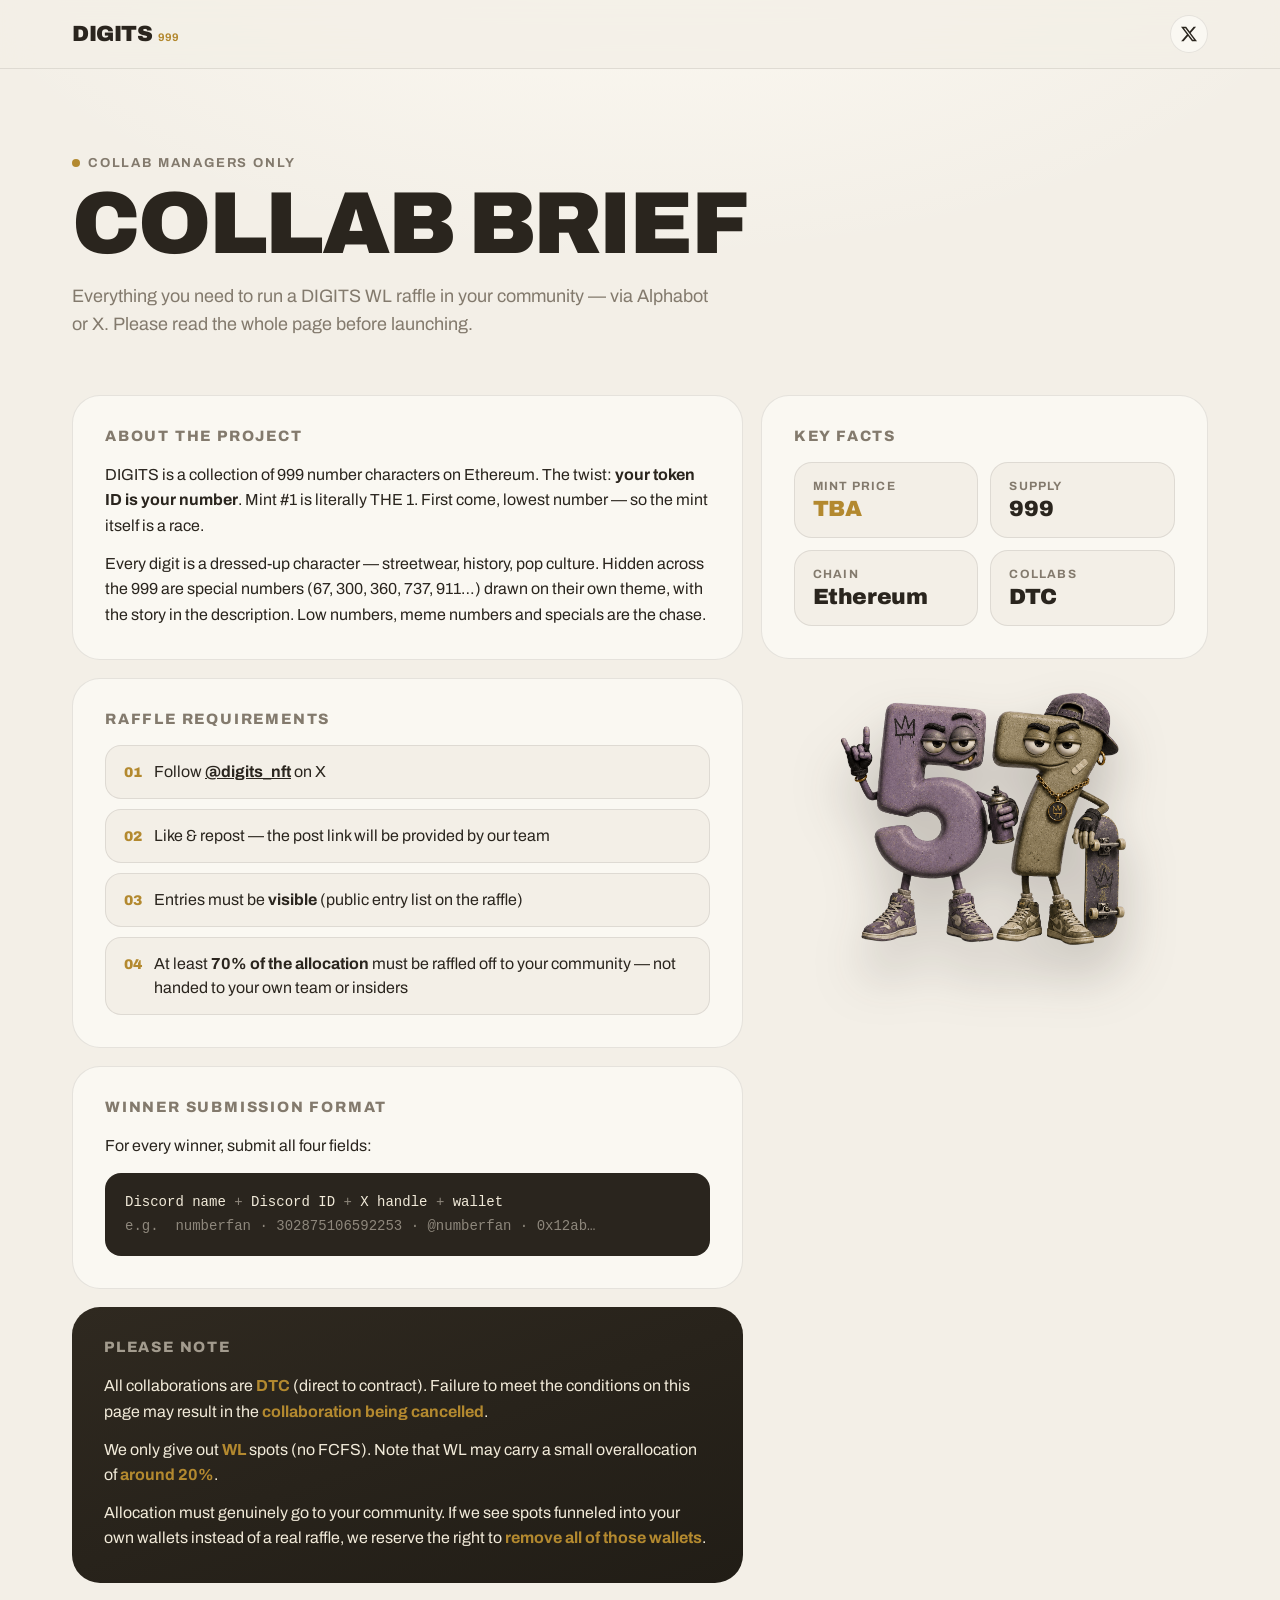
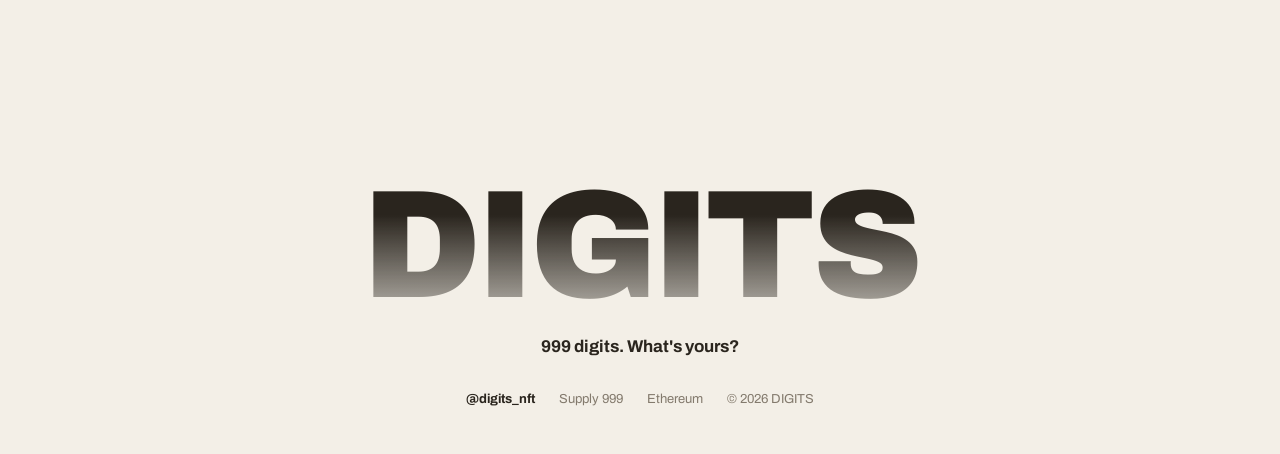
<file: collab.html>
<!DOCTYPE html>
<html lang="en">
<head>
<meta charset="UTF-8" />
<meta name="viewport" content="width=device-width, initial-scale=1.0" />
<meta name="robots" content="noindex, nofollow" />
<title>DIGITS — Collab Brief</title>
<link rel="preconnect" href="https://fonts.googleapis.com" />
<link rel="preconnect" href="https://fonts.gstatic.com" crossorigin />
<link href="https://fonts.googleapis.com/css2?family=Archivo:wght@400;500;600;700;800;900&display=swap" rel="stylesheet" />
<link rel="stylesheet" href="digits.css" />
<style>
  .brief-hero { padding: 84px 0 56px; }
  .brief-hero h1 { font-size: clamp(48px, 7vw, 88px); margin: 14px 0 18px; }
  .brief-hero .sub { max-width: 640px; }

  .brief-grid {
    display: grid;
    grid-template-columns: 1.2fr 0.8fr;
    gap: 18px;
    align-items: start;
    padding-bottom: 96px;
  }
  .brief-col { display: grid; gap: 18px; min-width: 0; }

  .brief-card {
    background: var(--card);
    border: 1px solid var(--line);
    border-radius: var(--radius);
    padding: 32px;
  }
  .brief-card h2 {
    font-size: 15px;
    font-weight: 800;
    letter-spacing: 0.12em;
    text-transform: uppercase;
    color: var(--muted);
    margin-bottom: 18px;
  }
  .brief-card p { font-size: 16px; line-height: 1.6; color: var(--ink); text-wrap: pretty; }
  .brief-card p + p { margin-top: 12px; }

  .facts { display: grid; grid-template-columns: 1fr 1fr; gap: 12px; }
  .fact {
    background: var(--bg);
    border: 1px solid var(--line);
    border-radius: 18px;
    padding: 16px 18px;
  }
  .fact .k { font-size: 12px; font-weight: 700; letter-spacing: 0.1em; text-transform: uppercase; color: var(--muted); }
  .fact .v { font-size: 22px; font-weight: 900; letter-spacing: -0.02em; margin-top: 4px; }
  .fact .v.gold { color: var(--accent); }

  .req-list { display: grid; gap: 10px; list-style: none; }
  .req-list li {
    display: flex;
    align-items: baseline;
    gap: 12px;
    background: var(--bg);
    border: 1px solid var(--line);
    border-radius: 16px;
    padding: 14px 18px;
    font-size: 16px;
    line-height: 1.5;
  }
  .req-list .n {
    font-weight: 900;
    color: var(--accent);
    font-size: 14px;
    flex: none;
  }
  .req-list a { color: var(--ink); font-weight: 700; }

  .winner-format {
    background: var(--ink);
    color: #f1ead9;
    border-radius: 16px;
    padding: 18px 20px;
    font-family: ui-monospace, "SF Mono", Menlo, monospace;
    font-size: 14px;
    line-height: 1.7;
    overflow-x: auto;
    white-space: nowrap;
  }
  .winner-format .dim { color: rgba(241, 234, 217, 0.5); }

  .warn-card {
    background: linear-gradient(160deg, #2f2920 0%, #211d16 100%);
    color: #f1ead9;
    border: none;
  }
  .warn-card h2 { color: rgba(241, 234, 217, 0.6); }
  .warn-card p { color: #f1ead9; }
  .warn-card p strong { color: var(--accent); }

  .brief-char { text-align: center; padding: 8px 0 0; }
  .brief-char img { width: 100%; max-width: 300px; height: auto; filter: drop-shadow(0 30px 26px rgba(42, 37, 30, 0.25)); }

  @media (max-width: 920px) {
    .brief-grid { grid-template-columns: 1fr; }
    .brief-char { display: none; }
  }
  @media (max-width: 560px) {
    .facts { grid-template-columns: 1fr; }
    .brief-card { padding: 24px; }
  }
</style>
</head>
<body data-hero="lineup">

<nav class="nav" data-screen-label="Nav">
  <div class="wrap nav-inner">
    <a class="logo" href="index.html">DIGITS<sup>999</sup></a>
    <div class="nav-actions" style="margin-left: auto;">
      <a class="x-link" href="https://x.com/digits_nft" target="_blank" rel="noopener" aria-label="X / Twitter">
        <svg width="16" height="16" viewBox="0 0 24 24" fill="currentColor"><path d="M18.9 1.2h3.7l-8.1 9.3L24 22.8h-7.5l-5.9-7.7-6.7 7.7H.2l8.7-9.9L0 1.2h7.7l5.3 7 6-7zm-1.3 19.4h2L6.6 3.3h-2.2l13.2 17.3z"></path></svg>
      </a>
    </div>
  </div>
</nav>

<header class="brief-hero" data-screen-label="Collab Hero">
  <div class="wrap">
    <span class="eyebrow">Collab managers only</span>
    <h1 class="display">Collab brief</h1>
    <p class="sub">Everything you need to run a DIGITS WL raffle in your community — via Alphabot or X. Please read the whole page before launching.</p>
  </div>
</header>

<main class="wrap brief-grid" data-screen-label="Collab Brief">
  <div class="brief-col">

    <section class="brief-card">
      <h2>About the project</h2>
      <p>DIGITS is a collection of 999 number characters on Ethereum. The twist: <strong>your token ID is your number</strong>. Mint #1 is literally THE 1. First come, lowest number — so the mint itself is a race.</p>
      <p>Every digit is a dressed-up character — streetwear, history, pop culture. Hidden across the 999 are special numbers (67, 300, 360, 737, 911&hellip;) drawn on their own theme, with the story in the description. Low numbers, meme numbers and specials are the chase.</p>
    </section>

    <section class="brief-card">
      <h2>Raffle requirements</h2>
      <ul class="req-list">
        <li><span class="n">01</span><span>Follow <a href="https://x.com/digits_nft" target="_blank" rel="noopener">@digits_nft</a> on X</span></li>
        <li><span class="n">02</span><span>Like &amp; repost — the post link will be provided by our team</span></li>
        <li><span class="n">03</span><span>Entries must be <strong>visible</strong> (public entry list on the raffle)</span></li>
        <li><span class="n">04</span><span>At least <strong>70% of the allocation</strong> must be raffled off to your community &mdash; not handed to your own team or insiders</span></li>
      </ul>
    </section>

    <section class="brief-card">
      <h2>Winner submission format</h2>
      <p>For every winner, submit all four fields:</p>
      <div class="winner-format" style="margin-top: 14px;">
        Discord name <span class="dim">+</span> Discord ID <span class="dim">+</span> X handle <span class="dim">+</span> wallet<br />
        <span class="dim">e.g.&nbsp; numberfan &middot; 302875106592253 &middot; @numberfan &middot; 0x12ab&hellip;</span>
      </div>
    </section>

    <section class="brief-card warn-card">
      <h2>Please note</h2>
      <p>All collaborations are <strong>DTC</strong> (direct to contract). Failure to meet the conditions on this page may result in the <strong>collaboration being cancelled</strong>.</p>
      <p>We only give out <strong>WL</strong> spots (no FCFS). Note that WL may carry a small overallocation of <strong>around 20%</strong>.</p>
      <p>Allocation must genuinely go to your community. If we see spots funneled into your own wallets instead of a real raffle, we reserve the right to <strong>remove all of those wallets</strong>.</p>
    </section>

  </div>

  <div class="brief-col">
    <section class="brief-card">
      <h2>Key facts</h2>
      <div class="facts">
        <div class="fact"><div class="k">Mint price</div><div class="v gold">TBA</div></div>
        <div class="fact"><div class="k">Supply</div><div class="v">999</div></div>
        <div class="fact"><div class="k">Chain</div><div class="v">Ethereum</div></div>
        <div class="fact"><div class="k">Collabs</div><div class="v">DTC</div></div>
      </div>
    </section>
    <div class="brief-char">
      <img src="uploads/57_collab.png" alt="DIGITS characters 5 and 7" />
    </div>
  </div>
</main>

<footer class="footer" data-screen-label="Footer">
  <div class="wrap">
    <div class="giant">DIGITS</div>
    <p class="tagline">999 digits. What's yours?</p>
    <div class="footer-meta">
      <a href="https://x.com/digits_nft" target="_blank" rel="noopener">@digits_nft</a>
      <span>Supply 999</span>
      <span>Ethereum</span>
      <span>&copy; 2026 DIGITS</span>
    </div>
  </div>
</footer>

</body>
</html>
</file>
<file: digits.css>
/* ============ DIGITS — studio light ============ */
:root {
  --bg: #f3efe7;
  --bg-deep: #eae4d7;
  --card: #faf8f2;
  --ink: #2a251e;
  --muted: #837a6d;
  --line: rgba(42, 37, 30, 0.1);
  --accent: #b3892f;
  --accent-ink: #fff;
  --radius: 28px;
  --font: "Archivo", "Helvetica Neue", sans-serif;
}

* { margin: 0; padding: 0; box-sizing: border-box; }
html { scroll-behavior: smooth; }

body {
  font-family: var(--font);
  background:
    radial-gradient(1200px 600px at 50% -100px, #fdfaf3 0%, rgba(253, 250, 243, 0) 60%),
    var(--bg);
  color: var(--ink);
  -webkit-font-smoothing: antialiased;
  overflow-x: hidden;
}

img { user-select: none; -webkit-user-drag: none; }

.wrap { max-width: 1200px; margin: 0 auto; padding: 0 32px; }

/* ---------- type ---------- */
.display {
  font-weight: 900;
  text-transform: uppercase;
  letter-spacing: -0.025em;
  line-height: 0.92;
}
.eyebrow {
  display: inline-flex;
  align-items: center;
  gap: 8px;
  font-size: 13px;
  font-weight: 700;
  letter-spacing: 0.14em;
  text-transform: uppercase;
  color: var(--muted);
}
.eyebrow::before {
  content: "";
  width: 8px; height: 8px;
  border-radius: 50%;
  background: var(--accent);
}
.sub { font-size: 18px; line-height: 1.55; color: var(--muted); text-wrap: pretty; }
.gold { color: var(--accent); }

/* ---------- nav ---------- */
.nav {
  position: sticky;
  top: 0;
  z-index: 50;
  background: color-mix(in oklab, var(--bg) 80%, transparent);
  backdrop-filter: blur(14px);
  -webkit-backdrop-filter: blur(14px);
  border-bottom: 1px solid var(--line);
}
.nav-inner {
  display: flex;
  align-items: center;
  gap: 28px;
  height: 68px;
}
.logo {
  font-weight: 900;
  font-size: 22px;
  letter-spacing: -0.02em;
  text-decoration: none;
  color: var(--ink);
  display: flex;
  align-items: baseline;
  gap: 6px;
}
.logo sup { font-size: 11px; font-weight: 700; color: var(--accent); letter-spacing: 0; }
.nav-links { display: flex; gap: 24px; margin-left: auto; }
.nav-links a {
  font-size: 14px;
  font-weight: 600;
  color: var(--muted);
  text-decoration: none;
  white-space: nowrap;
  transition: color 0.15s;
}
.nav-links a:hover { color: var(--ink); }
.nav-actions { display: flex; align-items: center; gap: 12px; }
.x-link {
  display: grid;
  place-items: center;
  width: 38px; height: 38px;
  border-radius: 50%;
  border: 1px solid var(--line);
  color: var(--ink);
  background: var(--card);
  transition: transform 0.15s;
}
.x-link:hover { transform: translateY(-2px); }

/* ---------- buttons ---------- */
.btn {
  display: inline-flex;
  align-items: center;
  justify-content: center;
  gap: 8px;
  font-family: var(--font);
  font-size: 15px;
  font-weight: 800;
  letter-spacing: 0.02em;
  padding: 14px 26px;
  border-radius: 999px;
  border: none;
  cursor: pointer;
  text-decoration: none;
  white-space: nowrap;
  transition: transform 0.15s, box-shadow 0.15s, background 0.15s;
}
.btn-primary {
  background: var(--ink);
  color: #f6f2ea;
  box-shadow: 0 10px 24px -10px rgba(42, 37, 30, 0.45);
}
.btn-primary:hover { transform: translateY(-2px); box-shadow: 0 16px 30px -10px rgba(42, 37, 30, 0.5); }
.btn-ghost {
  background: transparent;
  color: var(--ink);
  border: 1.5px solid var(--line);
}
.btn-ghost:hover { border-color: var(--ink); }
.btn-sm { padding: 10px 18px; font-size: 13px; }

/* ---------- hero shared ---------- */
.hero { position: relative; padding: 32px 0 0; }
.hero-variant { display: none; }
body[data-hero="lineup"] .hv-lineup,
body[data-hero="solo"] .hv-solo,
body[data-hero="float"] .hv-float { display: block; }

.char { filter: drop-shadow(0 30px 22px rgba(42, 37, 30, 0.22)); }

.bubble {
  position: absolute;
  background: var(--card);
  border: 1px solid var(--line);
  box-shadow: 0 12px 28px -14px rgba(42, 37, 30, 0.35);
  border-radius: 999px;
  padding: 9px 16px;
  font-size: 14px;
  font-weight: 700;
  white-space: nowrap;
  z-index: 3;
}
.bubble::after {
  content: "";
  position: absolute;
  bottom: -5px;
  left: 24px;
  width: 10px; height: 10px;
  background: var(--card);
  border-right: 1px solid var(--line);
  border-bottom: 1px solid var(--line);
  transform: rotate(45deg);
}

/* ---------- hero: lineup ---------- */
.hv-lineup .hero-copy { text-align: center; max-width: 760px; margin: 0 auto; }
.hv-lineup h1 { font-size: clamp(48px, 7.5vw, 96px); margin: 18px 0 16px; }
.hv-lineup .sub { max-width: 540px; margin: 0 auto 28px; }
.hero-ctas { display: flex; gap: 14px; justify-content: center; flex-wrap: wrap; }

.stage {
  position: relative;
  max-width: 1240px;
  margin: 40px auto 0;
  padding: 0 24px;
}
.stage-arch {
  position: absolute;
  inset: auto 0 0;
  height: 86%;
  border-radius: 999px 999px 0 0;
  background:
    radial-gradient(120% 90% at 50% 0%, #fdfaf2 0%, var(--bg-deep) 78%);
  box-shadow: inset 0 -40px 60px -40px rgba(42, 37, 30, 0.18);
}
.lineup {
  position: relative;
  display: flex;
  align-items: flex-end;
  justify-content: center;
  z-index: 2;
}
.lineup img {
  height: clamp(150px, 22vw, 270px);
  margin: 0 clamp(-20px, -1.2vw, -6px);
}
.stage-floor {
  position: relative;
  height: 1px;
  background: var(--line);
  margin: 0 -24px;
}
.hv-lineup .bubble-1 { top: -8px; left: 12%; transform: rotate(-4deg); }
.hv-lineup .bubble-2 { top: -22px; right: 10%; transform: rotate(3deg); }

/* ---------- hero: solo ---------- */
.hv-solo .hero-grid {
  display: grid;
  grid-template-columns: 1.05fr 0.95fr;
  gap: 48px;
  align-items: center;
  padding-bottom: 64px;
}
.hv-solo h1 { font-size: clamp(48px, 6.5vw, 88px); margin: 18px 0 16px; }
.hv-solo .sub { max-width: 460px; margin-bottom: 28px; }
.hv-solo .hero-ctas { justify-content: flex-start; }
.solo-arch {
  position: relative;
  border-radius: 999px 999px var(--radius) var(--radius);
  background: radial-gradient(120% 90% at 50% 0%, #fdfaf2 0%, var(--bg-deep) 80%);
  box-shadow: inset 0 -36px 50px -36px rgba(42, 37, 30, 0.2);
  padding: 56px 32px 0;
  text-align: center;
}
.solo-arch img { height: clamp(320px, 34vw, 460px); position: relative; z-index: 2; }
.solo-arch .bubble { top: 14%; right: 8%; transform: rotate(4deg); }
.solo-floor { height: 1px; background: var(--line); }

/* ---------- hero: float ---------- */
.hv-float { position: relative; padding-bottom: 90px; }
.hv-float .hero-copy {
  text-align: center;
  max-width: 720px;
  margin: 44px auto 0;
  position: relative;
  z-index: 2;
}
.hv-float h1 { font-size: clamp(52px, 8vw, 110px); margin: 18px 0 16px; }
.hv-float .sub { max-width: 520px; margin: 0 auto 28px; }
.float-char { position: absolute; z-index: 1; }
.float-char img { height: 100%; }
.fc-1 { left: 4%; top: 12%; height: clamp(180px, 22vw, 300px); animation: floaty 7s ease-in-out -2.6s infinite; }
.fc-5 { right: 4%; top: 18%; height: clamp(190px, 23vw, 310px); animation: floaty 8s ease-in-out -5.1s infinite; }
.fc-2 { left: 16%; bottom: -4%; height: clamp(120px, 13vw, 180px); transform: rotate(-5deg); animation: floaty 9s ease-in-out -1.3s infinite; }
.fc-3 { right: 17%; bottom: -7%; height: clamp(124px, 14vw, 190px); transform: rotate(4deg); animation: floaty 7.5s ease-in-out -6.4s infinite; }
@keyframes floaty {
  0%, 100% { translate: 0 0; }
  50% { translate: 0 -16px; }
}
@media (prefers-reduced-motion: reduce) {
  .float-char { animation: none !important; }
}

/* ---------- marquee ---------- */
.marquee {
  border-top: 1px solid var(--line);
  border-bottom: 1px solid var(--line);
  background: var(--card);
  overflow: hidden;
  padding: 14px 0;
  margin-top: 0;
}
.marquee-track {
  display: flex;
  gap: 48px;
  width: max-content;
  animation: scroll 30s linear infinite;
  font-size: 14px;
  font-weight: 800;
  letter-spacing: 0.16em;
  text-transform: uppercase;
  white-space: nowrap;
}
.marquee-track span { display: flex; align-items: center; gap: 48px; }
.marquee-track .dot { color: var(--accent); }
@keyframes scroll { to { transform: translateX(-50%); } }
@media (prefers-reduced-motion: reduce) {
  .marquee-track { animation: none; }
}

/* ---------- sections ---------- */
.section { padding: 110px 0; }
.section-head { max-width: 640px; margin-bottom: 56px; }
.section-head h2 { font-size: clamp(36px, 4.5vw, 60px); margin: 16px 0 14px; }

/* ---------- rule (concept) ---------- */
.rule-grid {
  display: grid;
  grid-template-columns: 1.1fr 0.9fr;
  gap: 64px;
  align-items: center;
}
.rule-grid .section-head { margin-bottom: 32px; }
.rule-points { display: grid; gap: 0; border-top: 1px solid var(--line); }
.rule-point {
  display: flex;
  align-items: baseline;
  gap: 18px;
  padding: 18px 0;
  border-bottom: 1px solid var(--line);
}
.rule-point b { font-size: 17px; font-weight: 800; white-space: nowrap; }
.rule-point span { color: var(--muted); font-size: 15px; }
.rule-num {
  font-weight: 900;
  font-size: 14px;
  color: var(--accent);
  letter-spacing: 0.08em;
}
.rule-card {
  position: relative;
  border-radius: var(--radius);
  background: radial-gradient(130% 100% at 50% 0%, #fdfaf2 0%, var(--bg-deep) 85%);
  border: 1px solid var(--line);
  padding: 48px 32px 0;
  text-align: center;
  overflow: hidden;
}
.rule-card img { height: clamp(280px, 26vw, 360px); position: relative; z-index: 2; }
.rule-card .tag {
  position: absolute;
  top: 24px;
  left: 24px;
  z-index: 3;
  background: var(--ink);
  color: #f6f2ea;
  font-size: 13px;
  font-weight: 800;
  letter-spacing: 0.06em;
  padding: 8px 14px;
  border-radius: 999px;
  transform: rotate(-3deg);
}
.rule-card .tag.gold-tag {
  top: auto; left: auto;
  bottom: 28px; right: 24px;
  background: var(--accent);
  color: var(--accent-ink);
  transform: rotate(2deg);
}

/* ---------- rarity ---------- */
.rarity-grid {
  display: grid;
  grid-template-columns: repeat(4, 1fr);
  gap: 18px;
}
.rarity-card {
  background: var(--card);
  border: 1px solid var(--line);
  border-radius: var(--radius);
  padding: 28px 24px 24px;
  display: flex;
  flex-direction: column;
  gap: 4px;
  min-height: 240px;
  transition: transform 0.18s, box-shadow 0.18s;
}
.rarity-card:hover { transform: translateY(-4px); box-shadow: 0 24px 40px -24px rgba(42, 37, 30, 0.3); }
.rarity-card .big {
  font-weight: 900;
  font-size: clamp(44px, 4.6vw, 64px);
  letter-spacing: -0.03em;
  line-height: 1;
  margin-bottom: auto;
}
.rarity-card h3 { font-size: 15px; font-weight: 800; text-transform: uppercase; letter-spacing: 0.08em; margin-top: 20px; }
.rarity-card p { font-size: 14px; color: var(--muted); }
.count-chip {
  align-self: flex-start;
  font-size: 12px;
  font-weight: 800;
  letter-spacing: 0.08em;
  padding: 5px 11px;
  border-radius: 999px;
  background: var(--bg-deep);
  color: var(--ink);
  margin-bottom: 18px;
}
.rarity-card.special {
  background: linear-gradient(160deg, #2f2920 0%, #211d16 100%);
  border-color: transparent;
  color: #f1ead9;
}
.rarity-card.special .big { color: var(--accent); }
.rarity-card.special p { color: rgba(241, 234, 217, 0.65); }
.rarity-card.special .count-chip { background: rgba(241, 234, 217, 0.12); color: #f1ead9; }

/* ---------- specials ---------- */
.specials { background: var(--card); border-top: 1px solid var(--line); border-bottom: 1px solid var(--line); }
.specials-grid {
  display: grid;
  grid-template-columns: repeat(3, 1fr);
  gap: 18px;
}
.special-card {
  min-width: 0;
  background: var(--bg);
  border: 1px solid var(--line);
  border-radius: var(--radius);
  padding: 28px 24px 24px;
  text-align: center;
  transition: transform 0.18s, box-shadow 0.18s;
}
.special-card:hover { transform: translateY(-4px); box-shadow: 0 24px 40px -24px rgba(42, 37, 30, 0.3); }
.special-card img { height: 240px; max-width: 100%; object-fit: contain; margin-bottom: 18px; filter: drop-shadow(0 18px 14px rgba(42, 37, 30, 0.18)); }
.special-card .num {
  font-weight: 900;
  font-size: 26px;
  letter-spacing: -0.02em;
}
.special-card .meaning { font-size: 14px; color: var(--muted); margin-top: 4px; }
.special-card.mystery {
  display: flex;
  flex-direction: column;
  align-items: center;
  justify-content: center;
  background: repeating-linear-gradient(-45deg, var(--bg) 0 14px, var(--bg-deep) 14px 28px);
}
.special-card.mystery .num { font-size: 56px; color: var(--accent); }

/* ---------- phases ---------- */
.phases-grid {
  display: grid;
  grid-template-columns: repeat(3, 1fr);
  gap: 18px;
  counter-reset: phase;
}
.phase-card {
  background: var(--card);
  border: 1px solid var(--line);
  border-radius: var(--radius);
  padding: 30px 28px;
  position: relative;
}
.phase-card .phase-num {
  font-weight: 900;
  font-size: 13px;
  letter-spacing: 0.14em;
  color: var(--accent);
}
.phase-card h3 { font-size: 26px; font-weight: 900; text-transform: uppercase; letter-spacing: -0.01em; margin: 10px 0 8px; }
.phase-card p { font-size: 14.5px; line-height: 1.55; color: var(--muted); }
.phase-meta {
  display: flex;
  gap: 10px;
  flex-wrap: wrap;
  margin-top: 40px;
  justify-content: center;
}
.meta-chip {
  font-size: 13px;
  font-weight: 800;
  letter-spacing: 0.1em;
  text-transform: uppercase;
  padding: 10px 18px;
  border-radius: 999px;
  border: 1px solid var(--line);
  background: var(--card);
}
.meta-chip.hot { background: var(--ink); color: #f6f2ea; border-color: var(--ink); }

/* ---------- raffle ---------- */
.raffle { background: linear-gradient(160deg, #2f2920 0%, #1f1b15 100%); color: #f1ead9; }
.raffle .section-head h2 { color: #f6f0e0; }
.raffle .eyebrow { color: rgba(241, 234, 217, 0.6); }
.raffle .sub { color: rgba(241, 234, 217, 0.65); }
.raffle-grid {
  display: grid;
  grid-template-columns: 0.9fr 1.1fr;
  gap: 64px;
  align-items: center;
}
.raffle-char { text-align: center; position: relative; }
.raffle-char img { height: clamp(340px, 34vw, 490px); filter: drop-shadow(0 30px 26px rgba(0, 0, 0, 0.45)); }
.raffle-char .bubble { top: 0; right: 10%; color: var(--ink); transform: rotate(3deg); }
.raffle-form {
  background: rgba(246, 240, 224, 0.06);
  border: 1px solid rgba(246, 240, 224, 0.14);
  border-radius: var(--radius);
  padding: 36px;
  backdrop-filter: blur(6px);
}
.field { margin-bottom: 18px; }
.field label {
  display: block;
  font-size: 12px;
  font-weight: 800;
  letter-spacing: 0.12em;
  text-transform: uppercase;
  color: rgba(241, 234, 217, 0.55);
  margin-bottom: 8px;
}
.field input {
  width: 100%;
  font-family: var(--font);
  font-size: 16px;
  font-weight: 600;
  color: #f6f0e0;
  background: rgba(0, 0, 0, 0.25);
  border: 1px solid rgba(246, 240, 224, 0.14);
  border-radius: 14px;
  padding: 14px 16px;
  outline: none;
  transition: border-color 0.15s;
}
.field input::placeholder { color: rgba(241, 234, 217, 0.3); font-weight: 500; }
.field input:focus { border-color: var(--accent); }
.field input.invalid { border-color: #c4524e; }
.tasks { display: grid; grid-template-columns: repeat(2, 1fr); gap: 10px; margin: 26px 0; }
.task {
  display: flex;
  flex-direction: column;
  align-items: center;
  gap: 8px;
  padding: 16px 10px 14px;
  border-radius: 16px;
  border: 1px solid rgba(246, 240, 224, 0.14);
  background: rgba(0, 0, 0, 0.18);
  color: #f1ead9;
  font-family: var(--font);
  font-size: 13px;
  font-weight: 700;
  cursor: pointer;
  text-decoration: none;
  transition: transform 0.15s, border-color 0.15s, background 0.15s;
}
.task:hover { transform: translateY(-2px); border-color: rgba(246, 240, 224, 0.4); }
.task svg { width: 22px; height: 22px; }
.task.done { border-color: var(--accent); background: rgba(179, 137, 47, 0.14); }
.task .check { display: none; font-size: 11px; font-weight: 800; letter-spacing: 0.1em; color: var(--accent); }
.task.done .check { display: block; }
.task.done .task-label { display: none; }
.btn-enter {
  width: 100%;
  background: var(--accent);
  color: var(--accent-ink);
  font-size: 16px;
  padding: 17px;
  box-shadow: 0 14px 30px -12px color-mix(in oklab, var(--accent) 70%, black);
}
.btn-enter:hover { transform: translateY(-2px); }
.btn-enter:disabled { opacity: 0.5; cursor: not-allowed; transform: none; }
.raffle-note { font-size: 13px; color: rgba(241, 234, 217, 0.45); text-align: center; margin-top: 14px; }
.raffle-success { text-align: center; padding: 40px 10px; display: none; }
.raffle-success .big-check { font-size: 52px; }
.raffle-success h3 { font-size: 30px; font-weight: 900; text-transform: uppercase; margin: 14px 0 8px; }
.raffle-success p { color: rgba(241, 234, 217, 0.65); }
.raffle-form.entered .raffle-fields { display: none; }
.raffle-form.entered .raffle-success { display: block; }
.form-error { color: #e08784; font-size: 13.5px; font-weight: 600; margin-top: 12px; text-align: center; display: none; }

/* ---------- traits ---------- */

.trait-name {
  font-size: 15px;
  font-weight: 800;
  text-transform: uppercase;
  letter-spacing: 0.06em;
}
.trait-era { font-size: 13px; color: var(--muted); margin-top: 3px; }
.trait-q {
  font-weight: 900;
  font-size: 56px;
  letter-spacing: -0.02em;
  color: var(--accent);
}

/* Variant A: grid */
.tgrid {
  display: grid;
  grid-template-columns: repeat(4, 1fr);
  gap: 18px;
}
.trait-card {
  background: var(--card);
  border: 1px solid var(--line);
  border-radius: var(--radius);
  padding: 22px 18px 20px;
  text-align: center;
  transition: transform 0.18s, box-shadow 0.18s;
}
.trait-card:hover { transform: translateY(-4px); box-shadow: 0 24px 40px -24px rgba(42, 37, 30, 0.3); }
.trait-card img {
  width: 100%;
  height: auto;
  margin-bottom: 12px;
  filter: drop-shadow(0 14px 12px rgba(42, 37, 30, 0.16));
}
.trait-card.trait-mystery {
  display: flex;
  flex-direction: column;
  align-items: center;
  justify-content: center;
  gap: 2px;
  background: repeating-linear-gradient(-45deg, var(--card) 0 14px, var(--bg-deep) 14px 28px);
}
.trait-card.trait-mystery .trait-q { margin-bottom: 10px; }

@media (max-width: 920px) {
  .tgrid { grid-template-columns: repeat(2, 1fr); }
}
@media (max-width: 560px) {
  .tgrid { grid-template-columns: 1fr 1fr; gap: 12px; }
  .trait-card { padding: 14px 10px 14px; border-radius: 18px; }
  .trait-name { font-size: 12.5px; letter-spacing: 0.04em; }
  .trait-era { font-size: 11px; }
}

/* ---------- footer ---------- */
.footer { padding: 90px 0 48px; text-align: center; }
.footer .giant {
  font-size: clamp(64px, 12vw, 180px);
  font-weight: 900;
  letter-spacing: -0.03em;
  line-height: 1;
  background: linear-gradient(180deg, var(--ink) 30%, rgba(42, 37, 30, 0.25));
  -webkit-background-clip: text;
  background-clip: text;
  color: transparent;
}
.footer .tagline { font-size: 17px; font-weight: 700; margin-top: 14px; }
.footer-meta {
  display: flex;
  gap: 24px;
  justify-content: center;
  align-items: center;
  margin-top: 36px;
  font-size: 13px;
  color: var(--muted);
}
.footer-meta a { color: var(--ink); font-weight: 700; text-decoration: none; }
.footer-meta a:hover { color: var(--accent); }

/* ---------- responsive ---------- */
@media (max-width: 920px) {
  .nav-links { display: none; }
  .rule-grid, .raffle-grid, .hv-solo .hero-grid { grid-template-columns: 1fr; gap: 40px; }
  .rarity-grid { grid-template-columns: repeat(2, 1fr); }
  .specials-grid { grid-template-columns: repeat(2, 1fr); }
  .phases-grid { grid-template-columns: 1fr; }
  .section { padding: 72px 0; }
  .fc-2, .fc-3 { display: none; }
  .raffle-char { display: none; }
}
@media (max-width: 700px) {
  .rule-point { flex-wrap: wrap; row-gap: 4px; }
  .rule-point span { flex-basis: 100%; }
}
@media (max-width: 560px) {
  .wrap { padding: 0 20px; }
  .specials-grid { grid-template-columns: 1fr; }
  .rarity-grid { grid-template-columns: 1fr 1fr; }
  .lineup img:nth-child(2), .lineup img:nth-child(4) { display: none; }
  .lineup img { height: clamp(150px, 30vw, 220px); }
  .tasks { grid-template-columns: 1fr; }
  .bubble { display: none; }
}
</file>
